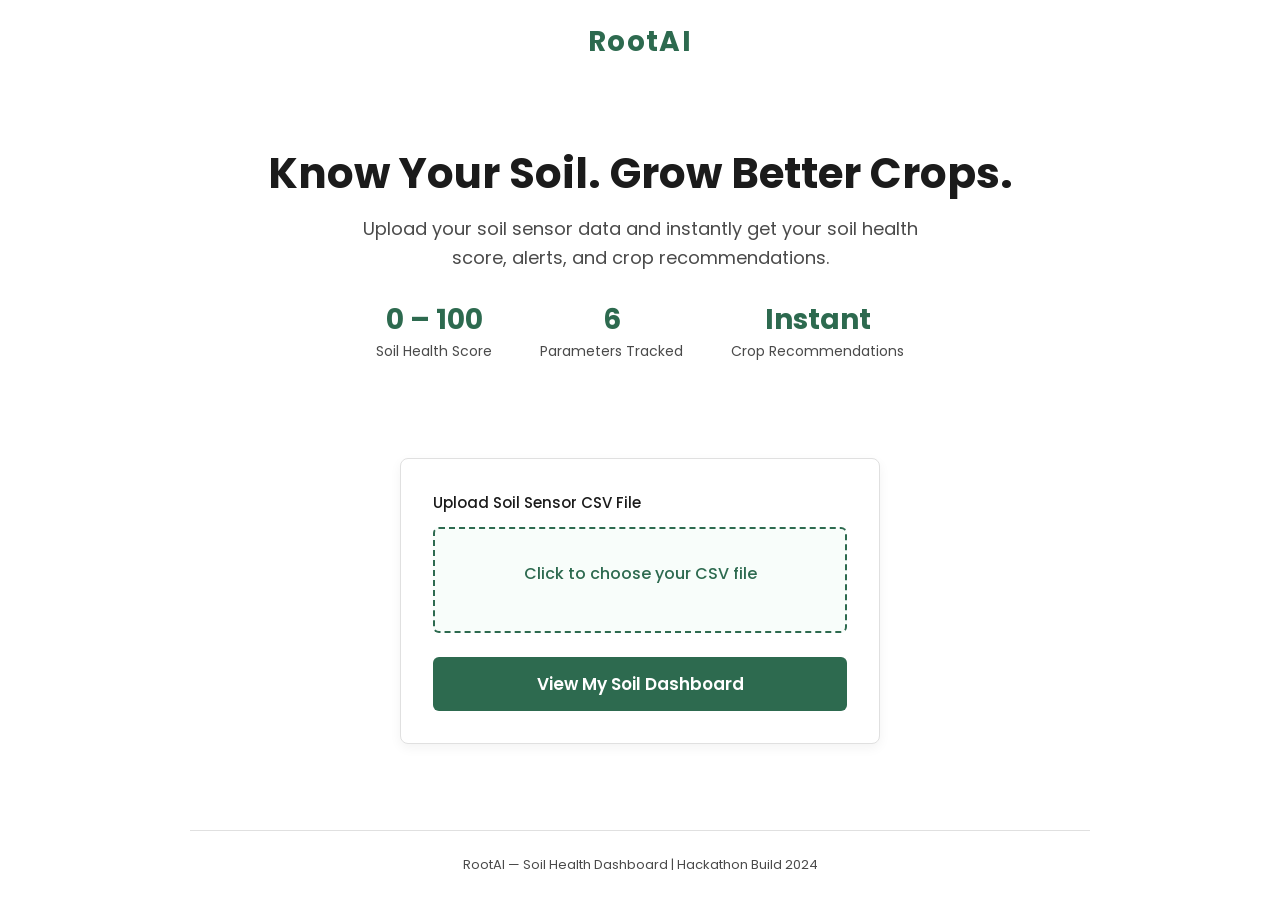
<file: rootai-frontend/index.html>
<!DOCTYPE html>
<html lang="en">

<head>
    <meta charset="UTF-8">
    <meta name="viewport" content="width=device-width, initial-scale=1.0">
    <title>RootAI — Soil Health Dashboard</title>

    <!-- Google Fonts: Poppins -->
    <link rel="preconnect" href="https://fonts.googleapis.com">
    <link rel="preconnect" href="https://fonts.gstatic.com" crossorigin>
    <link href="https://fonts.googleapis.com/css2?family=Poppins:wght@400;500;600;700&display=swap" rel="stylesheet">

    <link rel="stylesheet" href="css/index.css">

    <script>
        // Check exact match for dark mode immediately
        if (localStorage.getItem('theme') === 'dark') {
            document.documentElement.classList.add('dark'); // Fallback incase body doesn't exist yet
            window.addEventListener('DOMContentLoaded', () => document.body.classList.add('dark'));
        }
    </script>
</head>

<body>

    <div class="container">
        <header class="navbar">
            <div class="logo">RootAI</div>
        </header>
    </div>

    <main class="container">
        <!-- Hero Section -->
        <section class="hero">
            <h1 class="hero-heading">Know Your Soil. Grow Better Crops.</h1>
            <p class="hero-subtext">
                Upload your soil sensor data and instantly get your soil health score, alerts, and crop recommendations.
            </p>

            <div class="stats-row">
                <div class="stat-item">
                    <div class="stat-value">0 – 100</div>
                    <div class="stat-label">Soil Health Score</div>
                </div>
                <div class="stat-item">
                    <div class="stat-value">6</div>
                    <div class="stat-label">Parameters Tracked</div>
                </div>
                <div class="stat-item">
                    <div class="stat-value">Instant</div>
                    <div class="stat-label">Crop Recommendations</div>
                </div>
            </div>
        </section>

        <!-- Upload Card -->
        <section class="upload-card-container">
            <div class="upload-card">
                <label class="input-label">Upload Soil Sensor CSV File</label>

                <div class="upload-area">
                    <input type="file" id="csv-upload" class="upload-input-file" accept=".csv">
                    <div class="upload-area-text">Click to choose your CSV file</div>
                    <div class="filename-display" id="filename-text"></div>
                </div>

                <button id="btn-submit" class="btn-submit">View My Soil Dashboard</button>
            </div>
        </section>
    </main>

    <footer class="footer container">
        RootAI — Soil Health Dashboard | Hackathon Build 2024
    </footer>

    <script src="js/index.js"></script>
</body>

</html>
</file>
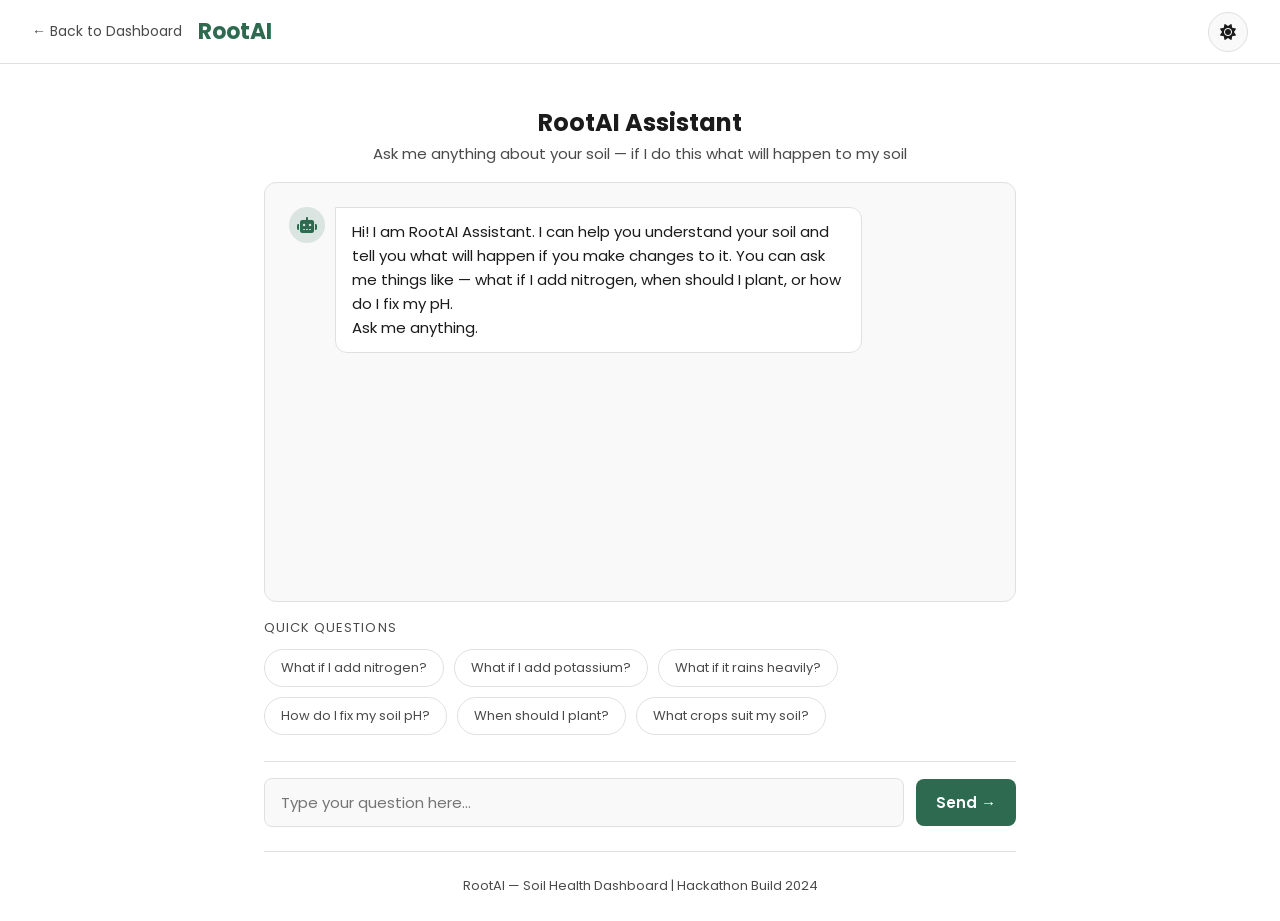
<file: rootai-frontend/prediction.html>
<!DOCTYPE html>
<html lang="en">

<head>
    <meta charset="UTF-8">
    <meta name="viewport" content="width=device-width, initial-scale=1.0">
    <title>RootAI — Assistant Chat</title>

    <!-- Google Fonts: Poppins -->
    <link rel="preconnect" href="https://fonts.googleapis.com">
    <link rel="preconnect" href="https://fonts.gstatic.com" crossorigin>
    <link href="https://fonts.googleapis.com/css2?family=Poppins:wght@300;400;500;600;700&display=swap"
        rel="stylesheet">

    <!-- Font Awesome -->
    <link rel="stylesheet" href="https://cdnjs.cloudflare.com/ajax/libs/font-awesome/6.4.0/css/all.min.css">

    <style>
        /* CSS Variables */
        :root {
            --bg: #ffffff;
            --surface: #f9f9f9;
            --border: #e0e0e0;
            --primary: #2d6a4f;
            --accent: #52b788;
            --text: #1b1b1b;
            --text-dim: #4a4a4a;
            --critical: #dc2626;
            --warning: #d97706;
            --good: #16a34a;
            --shadow: rgba(0, 0, 0, 0.08);
            --primary-bg: rgba(45, 106, 79, 0.15);
        }

        body.dark {
            --bg: #121212;
            --surface: #1e1e1e;
            --surface2: #1f1f1f;
            --border: #2a2a2a;
            --primary: #4ade80;
            --accent: #4ade80;
            --text: #ffffff;
            --text-dim: #b3b3b3;
            --critical: #f87171;
            --warning: #fbbf24;
            --good: #4ade80;
            --shadow: rgba(0, 0, 0, 0.5);
            --primary-bg: rgba(74, 222, 128, 0.15);
        }

        /* Reset & Base Styles */
        * {
            box-sizing: border-box;
            margin: 0;
            padding: 0;
        }

        body {
            font-family: 'Poppins', sans-serif;
            background-color: var(--bg);
            color: var(--text);
            line-height: 1.6;
            min-height: 100vh;
            display: flex;
            flex-direction: column;
            opacity: 0;
            animation: fadeIn 0.4s ease-out forwards;
            font-size: 15px;
            transition: background-color 0.3s, color 0.3s;
        }

        @keyframes fadeIn {
            to {
                opacity: 1;
            }
        }

        a {
            text-decoration: none;
            color: inherit;
        }

        /* Navbar */
        .navbar {
            position: fixed;
            top: 0;
            left: 0;
            width: 100%;
            height: 64px;
            background-color: var(--bg);
            border-bottom: 1px solid var(--border);
            padding: 0 32px;
            display: flex;
            justify-content: space-between;
            align-items: center;
            z-index: 100;
            transition: background-color 0.3s, border-color 0.3s;
        }

        .navbar-left {
            display: flex;
            align-items: center;
            gap: 16px;
        }

        .navbar .logo {
            font-weight: 700;
            color: var(--primary);
            font-size: 22px;
        }

        .btn-back-nav {
            background: none;
            border: none;
            color: var(--text-dim);
            font-size: 14px;
            cursor: pointer;
            font-family: inherit;
        }

        .navbar-right {
            display: flex;
            gap: 12px;
            align-items: center;
        }

        .nav-btn {
            width: 40px;
            height: 40px;
            border-radius: 50%;
            border: 1px solid var(--border);
            background: var(--surface);
            color: var(--text);
            display: flex;
            justify-content: center;
            align-items: center;
            cursor: pointer;
            font-size: 16px;
            transition: background-color 0.2s;
        }

        .nav-btn:hover {
            background: var(--border);
        }

        /* Page Wrapper */
        .page-wrapper {
            padding-top: 80px;
            max-width: 800px;
            margin: 0 auto;
            padding-left: 24px;
            padding-right: 24px;
            flex: 1;
            width: 100%;
            display: flex;
            flex-direction: column;
            min-height: 100vh;
        }

        /* PAGE HEADER */
        .page-header {
            text-align: center;
            padding: 24px 0 16px;
        }

        .page-title {
            font-size: 24px;
            font-weight: 700;
            color: var(--text);
        }

        .page-subtitle {
            font-size: 15px;
            color: var(--text-dim);
        }

        /* CHAT AREA */
        .chat-area {
            background: var(--surface);
            border: 1px solid var(--border);
            border-radius: 12px;
            padding: 24px;
            min-height: 420px;
            max-height: 500px;
            overflow-y: auto;
            display: flex;
            flex-direction: column;
            gap: 16px;
        }

        /* Bot Message Style */
        .msg-bot {
            align-self: flex-start;
            display: flex;
            align-items: flex-start;
            gap: 10px;
        }

        .bot-icon {
            width: 36px;
            height: 36px;
            border-radius: 50%;
            background-color: var(--primary-bg);
            display: flex;
            justify-content: center;
            align-items: center;
            flex-shrink: 0;
        }

        .bot-icon i {
            color: var(--primary);
            font-size: 16px;
        }

        .bot-bubble {
            background: var(--bg);
            border: 1px solid var(--border);
            border-radius: 0px 12px 12px 12px;
            padding: 12px 16px;
            max-width: 75%;
            font-size: 15px;
            color: var(--text);
            line-height: 1.6;
        }

        /* Farmer Message Style */
        .msg-farmer {
            align-self: flex-end;
            display: flex;
            justify-content: flex-end;
            width: 100%;
        }

        .farmer-bubble {
            background: var(--primary);
            border-radius: 12px 0px 12px 12px;
            padding: 12px 16px;
            max-width: 75%;
            font-size: 15px;
            color: white;
            line-height: 1.6;
        }

        body.dark .farmer-bubble {
            color: #121212;
        }

        /* Typing Indicator */
        .typing-bubble {
            display: flex;
            align-items: center;
            gap: 4px;
            padding: 12px 16px;
            background: var(--bg);
            border: 1px solid var(--border);
            border-radius: 0px 12px 12px 12px;
            height: 48px;
        }

        .typing-dot {
            width: 6px;
            height: 6px;
            background-color: var(--text-dim);
            border-radius: 50%;
            animation: typing 1s infinite;
        }

        .typing-dot:nth-child(1) {
            animation-delay: 0s;
        }

        .typing-dot:nth-child(2) {
            animation-delay: 0.2s;
        }

        .typing-dot:nth-child(3) {
            animation-delay: 0.4s;
        }

        @keyframes typing {

            0%,
            100% {
                transform: translateY(0);
            }

            50% {
                transform: translateY(-4px);
            }
        }

        /* QUICK QUESTIONS */
        .qq-section {
            margin-top: 16px;
            margin-bottom: 10px;
            transition: opacity 0.3s;
        }

        .qq-label {
            font-size: 13px;
            color: var(--text-dim);
            text-transform: uppercase;
            letter-spacing: 0.08em;
            margin-bottom: 10px;
        }

        .qq-row {
            display: flex;
            flex-wrap: wrap;
            gap: 10px;
        }

        .qq-btn {
            background: var(--bg);
            border: 1px solid var(--border);
            border-radius: 20px;
            padding: 8px 16px;
            font-size: 13px;
            color: var(--text-dim);
            cursor: pointer;
            transition: all 0.2s;
            font-family: inherit;
        }

        .qq-btn:hover {
            border-color: var(--primary);
            color: var(--primary);
        }

        /* INPUT AREA */
        .input-area {
            position: sticky;
            bottom: 0;
            display: flex;
            gap: 12px;
            align-items: center;
            padding: 16px 0 24px;
            background: var(--bg);
            border-top: 1px solid var(--border);
            margin-top: 16px;
            z-index: 10;
        }

        .chat-input {
            flex: 1;
            background: var(--surface);
            border: 1px solid var(--border);
            border-radius: 8px;
            padding: 12px 16px;
            font-size: 15px;
            font-family: 'Poppins', sans-serif;
            color: var(--text);
            outline: none;
        }

        .chat-input:focus {
            border-color: var(--primary);
        }

        .send-btn {
            background: var(--primary);
            color: white;
            border: none;
            border-radius: 8px;
            padding: 12px 20px;
            font-size: 15px;
            font-weight: 600;
            cursor: pointer;
            font-family: inherit;
            transition: background-color 0.2s;
            white-space: nowrap;
        }

        body.dark .send-btn {
            color: #121212;
        }

        .send-btn:hover {
            background: var(--accent);
        }

        /* Footer */
        .footer {
            text-align: center;
            padding: 24px;
            border-top: 1px solid var(--border);
            color: var(--text-dim);
            font-size: 13px;
            margin-top: auto;
            width: 100%;
        }

        /* Responsive */
        @media (max-width: 768px) {
            .page-wrapper {
                max-width: 100%;
                padding-left: 16px;
                padding-right: 16px;
            }

            .chat-area {
                min-height: 350px;
            }

            .qq-btn {
                flex: 1 1 calc(50% - 10px);
                text-align: center;
            }

            .input-area {
                flex-direction: column;
                align-items: stretch;
            }

            .send-btn {
                width: 100%;
            }

            .navbar {
                padding: 0 16px;
            }

            .btn-back-nav {
                font-size: 13px;
            }

            .btn-back-full {
                display: none;
            }

            .btn-back-short {
                display: inline;
            }
        }

        @media (min-width: 769px) {
            .btn-back-full {
                display: inline;
            }

            .btn-back-short {
                display: none;
            }
        }
    </style>
</head>

<body>

    <!-- NAVBAR -->
    <nav class="navbar">
        <div class="navbar-left">
            <button class="btn-back-nav" id="back-btn" title="Back to Dashboard">
                <span class="btn-back-full">← Back to Dashboard</span>
                <span class="btn-back-short">← Back</span>
            </button>
            <div class="logo">RootAI</div>
        </div>

        <div class="navbar-right">
            <button class="nav-btn" id="theme-toggle" title="Toggle Theme">
                <i class="fa-solid fa-sun" id="theme-icon"></i>
            </button>
        </div>
    </nav>

    <!-- PAGE WRAPPER -->
    <main class="page-wrapper">

        <!-- PAGE HEADER -->
        <div class="page-header">
            <div class="page-title">RootAI Assistant</div>
            <div class="page-subtitle">Ask me anything about your soil — if I do this what will happen to my soil</div>
        </div>

        <!-- CHAT AREA -->
        <div class="chat-area" id="chat-area">
            <!-- Initial bot message added via JS -->
        </div>

        <!-- QUICK QUESTIONS -->
        <div class="qq-section" id="qq-section">
            <div class="qq-label">Quick Questions</div>
            <div class="qq-row">
                <button class="qq-btn">What if I add nitrogen?</button>
                <button class="qq-btn">What if I add potassium?</button>
                <button class="qq-btn">What if it rains heavily?</button>
                <button class="qq-btn">How do I fix my soil pH?</button>
                <button class="qq-btn">When should I plant?</button>
                <button class="qq-btn">What crops suit my soil?</button>
            </div>
        </div>

        <!-- INPUT AREA -->
        <div class="input-area">
            <input type="text" class="chat-input" id="chat-input" placeholder="Type your question here...">
            <button class="send-btn" id="send-btn">Send &rarr;</button>
        </div>

        <!-- FOOTER -->
        <footer class="footer">
            RootAI — Soil Health Dashboard | Hackathon Build 2024
        </footer>
    </main>

    <script>
        document.addEventListener('DOMContentLoaded', () => {
            const body = document.body;
            const themeToggle = document.getElementById('theme-toggle');
            const themeIcon = document.getElementById('theme-icon');
            const backBtn = document.getElementById('back-btn');
            const chatArea = document.getElementById('chat-area');
            const chatInput = document.getElementById('chat-input');
            const sendBtn = document.getElementById('send-btn');
            const qqSection = document.getElementById('qq-section');
            const qqBtns = document.querySelectorAll('.qq-btn');

            let isTyping = false; // Flag to stop sending when bot is typing

            // 1. Theme Logic on load
            const savedTheme = localStorage.getItem('theme');
            if (savedTheme === 'dark') {
                body.classList.add('dark');
            }

            function updateThemeIcon() {
                if (body.classList.contains('dark')) {
                    themeIcon.className = 'fa-solid fa-moon';
                } else {
                    themeIcon.className = 'fa-solid fa-sun';
                }
            }
            updateThemeIcon();

            // Check sessionStorage
            let uploadedFile = sessionStorage.getItem('uploadedFile');
            // If empty do NOT redirect — just continue loading the page normally

            // Theme toggle
            themeToggle.addEventListener('click', () => {
                body.classList.toggle('dark');
                const isDark = body.classList.contains('dark');
                localStorage.setItem('theme', isDark ? 'dark' : 'light');
                updateThemeIcon();
            });

            // Back button
            backBtn.addEventListener('click', () => {
                window.location.href = 'dashboard.html';
            });

            // Soil context data
            const soilData = {
                score: 61,
                ph: 5.2,
                moisture: 71,
                nitrogen: 48,
                phosphorus: 55,
                potassium: 38,
                temperature: 34
            };

            // Messages Handlers
            function appendBotMessage(text) {
                const msgWrap = document.createElement('div');
                msgWrap.className = 'msg-bot';

                const iconDiv = document.createElement('div');
                iconDiv.className = 'bot-icon';
                iconDiv.innerHTML = '<i class="fa-solid fa-robot"></i>';

                const bubble = document.createElement('div');
                bubble.className = 'bot-bubble';
                bubble.innerText = text;

                msgWrap.appendChild(iconDiv);
                msgWrap.appendChild(bubble);
                chatArea.appendChild(msgWrap);
                scrollToBottom();
            }

            function appendFarmerMessage(text) {
                const msgWrap = document.createElement('div');
                msgWrap.className = 'msg-farmer';

                const bubble = document.createElement('div');
                bubble.className = 'farmer-bubble';
                bubble.innerText = text;

                msgWrap.appendChild(bubble);
                chatArea.appendChild(msgWrap);
                scrollToBottom();
            }

            function showTypingIndicator() {
                const msgWrap = document.createElement('div');
                msgWrap.className = 'msg-bot';
                msgWrap.id = 'typing-indicator-wrap';

                const iconDiv = document.createElement('div');
                iconDiv.className = 'bot-icon';
                iconDiv.innerHTML = '<i class="fa-solid fa-robot"></i>';

                const bubble = document.createElement('div');
                bubble.className = 'typing-bubble';
                bubble.innerHTML = '<div class="typing-dot"></div><div class="typing-dot"></div><div class="typing-dot"></div>';

                msgWrap.appendChild(iconDiv);
                msgWrap.appendChild(bubble);
                chatArea.appendChild(msgWrap);
                scrollToBottom();
            }

            function hideTypingIndicator() {
                const indicator = document.getElementById('typing-indicator-wrap');
                if (indicator) {
                    indicator.remove();
                }
            }

            function scrollToBottom() {
                chatArea.scrollTop = chatArea.scrollHeight;
            }

            // Initial Bot Message
            setTimeout(() => {
                appendBotMessage("Hi! I am RootAI Assistant. I can help you understand your soil and tell you what will happen if you make changes to it. You can ask me things like — what if I add nitrogen, when should I plant, or how do I fix my pH.\nAsk me anything.");
            }, 500);

            function sendMessage() {
                if (isTyping) return;
                const text = chatInput.value.trim();
                if (!text) return;

                // 3. Add farmer message
                appendFarmerMessage(text);

                // 4. Clear input field
                chatInput.value = '';

                // 5. Hide quick questions
                if (qqSection.style.display !== 'none') {
                    qqSection.style.opacity = '0';
                    setTimeout(() => qqSection.style.display = 'none', 300);
                }

                // 6. Show typing
                isTyping = true;
                showTypingIndicator();

                // 7. Bot response after 1500ms
                setTimeout(() => {
                    hideTypingIndicator();
                    isTyping = false;
                    generateBotResponse(text.toLowerCase());
                }, 1500);
            }

            function generateBotResponse(inputRaw) {
                const text = inputRaw.toLowerCase();
                let response = "";

                if (text.includes("nitrogen") || text.includes("urea")) {
                    response = "Your current nitrogen level is 48 mg/kg which is below the minimum threshold of 50 mg/kg. Adding urea fertilizer at 100 to 120 kg per hectare will bring it back to the optimal range of 50 to 80 mg/kg. This will improve your soil health score from 61 to approximately 70 and help restore healthy crop growth within 2 to 3 weeks.";
                }
                else if (text.includes("potassium") || text.includes("potash")) {
                    response = "Your current potassium level is 38 mg/kg which is slightly below the optimal range of 40 to 60 mg/kg. Adding muriate of potash at 60 to 80 kg per hectare will bring it to optimal levels. This will strengthen your crop disease resistance and improve your soil health score from 61 to approximately 68.";
                }
                else if (text.includes("ph") || text.includes("lime") || text.includes("acid")) {
                    response = "Your soil pH is critically low at 5.2. The safe range is 5.5 to 7.5. Applying agricultural lime at 2 to 3 tonnes per hectare will raise your pH back to the safe range within 2 to 4 weeks. This is your most urgent action as low pH prevents your soil from absorbing any nutrients properly.";
                }
                else if (text.includes("rain") || text.includes("water") || text.includes("moisture")) {
                    response = "Your soil moisture is already at 71% which is close to the danger limit of 75%. Heavy rain will push it above 85% causing waterlogging and root rot. Clear all drainage channels immediately before any rain arrives. Do not apply any fertilizer during rain as it will wash away completely.";
                }
                else if (text.includes("plant") || text.includes("planting") || text.includes("sow")) {
                    response = "Based on your current soil condition planting is not recommended right now. Your pH is critically low at 5.2 and nitrogen is below minimum threshold. After treating your soil with lime and urea the planting window is expected to open in 4 to 6 weeks. At that point suitable crops will be Wheat, Maize, and Barley.";
                }
                else if (text.includes("crop") || text.includes("crops") || text.includes("grow")) {
                    response = "Based on your current soil parameters the most suitable crops after treatment will be Wheat, Maize, and Barley. These crops perform well in your phosphorus and potassium range. However you must first fix your pH and nitrogen levels before planting for best results.";
                }
                else if (text.includes("temperature") || text.includes("heat") || text.includes("mulch")) {
                    response = "Your soil temperature is at 34°C which is near the critical limit of 35°C. If it crosses 35°C root systems and germination will be damaged. Apply a mulch layer of 5 to 7 cm on the soil surface to reduce heat absorption. Check temperature every 2 days and act immediately if it crosses 35°C.";
                }
                else if (text.includes("score") || text.includes("health")) {
                    response = "Your current soil health score is 61 out of 100 which is in the Moderate range. The main issues pulling your score down are critically low pH at 5.2 and low nitrogen at 48 mg/kg. Fixing these two issues alone will bring your score up to approximately 78 which is in the Good range.";
                }
                else {
                    response = "That is a good question. Based on your current soil health score of 61 your most urgent actions are to fix your pH and restore nitrogen levels. You can ask me about nitrogen, potassium, pH, moisture, temperature, planting windows, or which crops suit your soil.";
                }

                appendBotMessage(response);
            }

            // Listeners
            sendBtn.addEventListener('click', sendMessage);

            chatInput.addEventListener('keypress', (e) => {
                if (e.key === 'Enter') {
                    sendMessage();
                }
            });

            qqBtns.forEach(btn => {
                btn.addEventListener('click', () => {
                    chatInput.value = btn.innerText;
                    sendMessage();
                });
            });

        });
    </script>
</body>

</html>
</file>
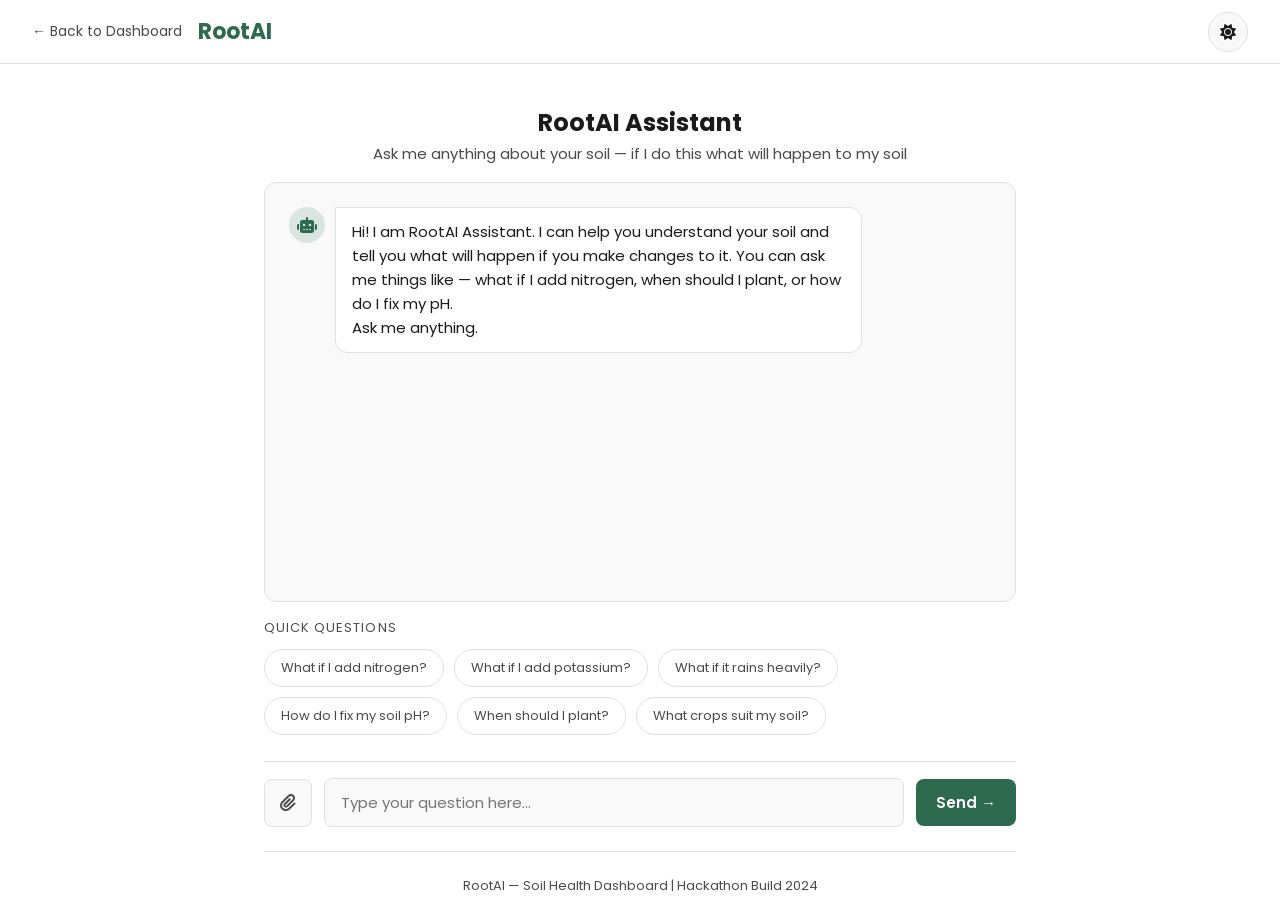
<file: rootai/frontend/pages/prediction.html>
<!DOCTYPE html>
<html lang="en">

<head>
    <meta charset="UTF-8">
    <meta name="viewport" content="width=device-width, initial-scale=1.0">
    <title>RootAI — Assistant Chat</title>

    <!-- Google Fonts: Poppins -->
    <link rel="preconnect" href="https://fonts.googleapis.com">
    <link rel="preconnect" href="https://fonts.gstatic.com" crossorigin>
    <link href="https://fonts.googleapis.com/css2?family=Poppins:wght@300;400;500;600;700&display=swap"
        rel="stylesheet">

    <!-- Font Awesome -->
    <link rel="stylesheet" href="https://cdnjs.cloudflare.com/ajax/libs/font-awesome/6.4.0/css/all.min.css">

    <style>
        /* CSS Variables */
        :root {
            --bg: #ffffff;
            --surface: #f9f9f9;
            --border: #e0e0e0;
            --primary: #2d6a4f;
            --accent: #52b788;
            --text: #1b1b1b;
            --text-dim: #4a4a4a;
            --critical: #dc2626;
            --warning: #d97706;
            --good: #16a34a;
            --shadow: rgba(0, 0, 0, 0.08);
            --primary-bg: rgba(45, 106, 79, 0.15);
        }

        body.dark {
            --bg: #121212;
            --surface: #1e1e1e;
            --surface2: #1f1f1f;
            --border: #2a2a2a;
            --primary: #4ade80;
            --accent: #4ade80;
            --text: #ffffff;
            --text-dim: #b3b3b3;
            --critical: #f87171;
            --warning: #fbbf24;
            --good: #4ade80;
            --shadow: rgba(0, 0, 0, 0.5);
            --primary-bg: rgba(74, 222, 128, 0.15);
        }

        /* Reset & Base Styles */
        * {
            box-sizing: border-box;
            margin: 0;
            padding: 0;
        }

        body {
            font-family: 'Poppins', sans-serif;
            background-color: var(--bg);
            color: var(--text);
            line-height: 1.6;
            min-height: 100vh;
            display: flex;
            flex-direction: column;
            opacity: 0;
            animation: fadeIn 0.4s ease-out forwards;
            font-size: 15px;
            transition: background-color 0.3s, color 0.3s;
        }

        @keyframes fadeIn {
            to {
                opacity: 1;
            }
        }

        a {
            text-decoration: none;
            color: inherit;
        }

        /* Navbar */
        .navbar {
            position: fixed;
            top: 0;
            left: 0;
            width: 100%;
            height: 64px;
            background-color: var(--bg);
            border-bottom: 1px solid var(--border);
            padding: 0 32px;
            display: flex;
            justify-content: space-between;
            align-items: center;
            z-index: 100;
            transition: background-color 0.3s, border-color 0.3s;
        }

        .navbar-left {
            display: flex;
            align-items: center;
            gap: 16px;
        }

        .navbar .logo {
            font-weight: 700;
            color: var(--primary);
            font-size: 22px;
        }

        .btn-back-nav {
            background: none;
            border: none;
            color: var(--text-dim);
            font-size: 14px;
            cursor: pointer;
            font-family: inherit;
        }

        .navbar-right {
            display: flex;
            gap: 12px;
            align-items: center;
        }

        .nav-btn {
            width: 40px;
            height: 40px;
            border-radius: 50%;
            border: 1px solid var(--border);
            background: var(--surface);
            color: var(--text);
            display: flex;
            justify-content: center;
            align-items: center;
            cursor: pointer;
            font-size: 16px;
            transition: background-color 0.2s;
        }

        .nav-btn:hover {
            background: var(--border);
        }

        /* Page Wrapper */
        .page-wrapper {
            padding-top: 80px;
            max-width: 800px;
            margin: 0 auto;
            padding-left: 24px;
            padding-right: 24px;
            flex: 1;
            width: 100%;
            display: flex;
            flex-direction: column;
            min-height: 100vh;
        }

        /* PAGE HEADER */
        .page-header {
            text-align: center;
            padding: 24px 0 16px;
        }

        .page-title {
            font-size: 24px;
            font-weight: 700;
            color: var(--text);
        }

        .page-subtitle {
            font-size: 15px;
            color: var(--text-dim);
        }

        /* CHAT AREA */
        .chat-area {
            background: var(--surface);
            border: 1px solid var(--border);
            border-radius: 12px;
            padding: 24px;
            min-height: 420px;
            max-height: 500px;
            overflow-y: auto;
            display: flex;
            flex-direction: column;
            gap: 16px;
        }

        /* Bot Message Style */
        .msg-bot {
            align-self: flex-start;
            display: flex;
            align-items: flex-start;
            gap: 10px;
        }

        .bot-icon {
            width: 36px;
            height: 36px;
            border-radius: 50%;
            background-color: var(--primary-bg);
            display: flex;
            justify-content: center;
            align-items: center;
            flex-shrink: 0;
        }

        .bot-icon i {
            color: var(--primary);
            font-size: 16px;
        }

        .bot-bubble {
            background: var(--bg);
            border: 1px solid var(--border);
            border-radius: 0px 12px 12px 12px;
            padding: 12px 16px;
            max-width: 75%;
            font-size: 15px;
            color: var(--text);
            line-height: 1.6;
        }

        /* Farmer Message Style */
        .msg-farmer {
            align-self: flex-end;
            display: flex;
            justify-content: flex-end;
            width: 100%;
        }

        .farmer-bubble {
            background: var(--primary);
            border-radius: 12px 0px 12px 12px;
            padding: 12px 16px;
            max-width: 75%;
            font-size: 15px;
            color: white;
            line-height: 1.6;
        }

        body.dark .farmer-bubble {
            color: #121212;
        }

        /* Typing Indicator */
        .typing-bubble {
            display: flex;
            align-items: center;
            gap: 4px;
            padding: 12px 16px;
            background: var(--bg);
            border: 1px solid var(--border);
            border-radius: 0px 12px 12px 12px;
            height: 48px;
        }

        .typing-dot {
            width: 6px;
            height: 6px;
            background-color: var(--text-dim);
            border-radius: 50%;
            animation: typing 1s infinite;
        }

        .typing-dot:nth-child(1) {
            animation-delay: 0s;
        }

        .typing-dot:nth-child(2) {
            animation-delay: 0.2s;
        }

        .typing-dot:nth-child(3) {
            animation-delay: 0.4s;
        }

        @keyframes typing {

            0%,
            100% {
                transform: translateY(0);
            }

            50% {
                transform: translateY(-4px);
            }
        }

        /* QUICK QUESTIONS */
        .qq-section {
            margin-top: 16px;
            margin-bottom: 10px;
            transition: opacity 0.3s;
        }

        .qq-label {
            font-size: 13px;
            color: var(--text-dim);
            text-transform: uppercase;
            letter-spacing: 0.08em;
            margin-bottom: 10px;
        }

        .qq-row {
            display: flex;
            flex-wrap: wrap;
            gap: 10px;
        }

        .qq-btn {
            background: var(--bg);
            border: 1px solid var(--border);
            border-radius: 20px;
            padding: 8px 16px;
            font-size: 13px;
            color: var(--text-dim);
            cursor: pointer;
            transition: all 0.2s;
            font-family: inherit;
        }

        .qq-btn:hover {
            border-color: var(--primary);
            color: var(--primary);
        }

        /* INPUT AREA */
        .input-area {
            position: sticky;
            bottom: 0;
            display: flex;
            gap: 12px;
            align-items: center;
            padding: 16px 0 24px;
            background: var(--bg);
            border-top: 1px solid var(--border);
            margin-top: 16px;
            z-index: 10;
        }

        .chat-input {
            flex: 1;
            background: var(--surface);
            border: 1px solid var(--border);
            border-radius: 8px;
            padding: 12px 16px;
            font-size: 15px;
            font-family: 'Poppins', sans-serif;
            color: var(--text);
            outline: none;
        }

        .chat-input:focus {
            border-color: var(--primary);
        }

        .upload-btn {
            background: var(--surface);
            border: 1px solid var(--border);
            border-radius: 8px;
            width: 48px;
            height: 48px;
            display: flex;
            justify-content: center;
            align-items: center;
            cursor: pointer;
            color: var(--text-dim);
            transition: all 0.2s;
            flex-shrink: 0;
            font-size: 18px;
        }

        .upload-btn:hover {
            color: var(--primary);
            border-color: var(--primary);
        }

        .send-btn {
            background: var(--primary);
            color: white;
            border: none;
            border-radius: 8px;
            padding: 12px 20px;
            font-size: 15px;
            font-weight: 600;
            cursor: pointer;
            font-family: inherit;
            transition: background-color 0.2s;
            white-space: nowrap;
        }

        body.dark .send-btn {
            color: #121212;
        }

        .send-btn:hover {
            background: var(--accent);
        }

        /* Footer */
        .footer {
            text-align: center;
            padding: 24px;
            border-top: 1px solid var(--border);
            color: var(--text-dim);
            font-size: 13px;
            margin-top: auto;
            width: 100%;
        }

        /* Responsive */
        @media (max-width: 768px) {
            .page-wrapper {
                max-width: 100%;
                padding-left: 16px;
                padding-right: 16px;
            }

            .chat-area {
                min-height: 350px;
            }

            .qq-btn {
                flex: 1 1 calc(50% - 10px);
                text-align: center;
            }

            .input-area {
                flex-direction: column;
                align-items: stretch;
            }

            .send-btn {
                width: 100%;
            }

            .navbar {
                padding: 0 16px;
            }

            .btn-back-nav {
                font-size: 13px;
            }

            .btn-back-full {
                display: none;
            }

            .btn-back-short {
                display: inline;
            }
        }

        @media (min-width: 769px) {
            .btn-back-full {
                display: inline;
            }

            .btn-back-short {
                display: none;
            }
        }
    </style>
</head>

<body>

    <!-- NAVBAR -->
    <nav class="navbar">
        <div class="navbar-left">
            <button class="btn-back-nav" id="back-btn" title="Back to Dashboard">
                <span class="btn-back-full">← Back to Dashboard</span>
                <span class="btn-back-short">← Back</span>
            </button>
            <div class="logo">RootAI</div>
        </div>

        <div class="navbar-right">
            <button class="nav-btn" id="theme-toggle" title="Toggle Theme">
                <i class="fa-solid fa-sun" id="theme-icon"></i>
            </button>
        </div>
    </nav>

    <!-- PAGE WRAPPER -->
    <main class="page-wrapper">

        <!-- PAGE HEADER -->
        <div class="page-header">
            <div class="page-title">RootAI Assistant</div>
            <div class="page-subtitle">Ask me anything about your soil — if I do this what will happen to my soil</div>
        </div>

        <!-- CHAT AREA -->
        <div class="chat-area" id="chat-area">
            <!-- Initial bot message added via JS -->
        </div>

        <!-- QUICK QUESTIONS -->
        <div class="qq-section" id="qq-section">
            <div class="qq-label">Quick Questions</div>
            <div class="qq-row">
                <button class="qq-btn">What if I add nitrogen?</button>
                <button class="qq-btn">What if I add potassium?</button>
                <button class="qq-btn">What if it rains heavily?</button>
                <button class="qq-btn">How do I fix my soil pH?</button>
                <button class="qq-btn">When should I plant?</button>
                <button class="qq-btn">What crops suit my soil?</button>
            </div>
        </div>

        <!-- INPUT AREA -->
        <div class="input-area">
            <input type="file" id="csv-upload" accept=".csv" style="display: none;">
            <button class="upload-btn" id="upload-btn" title="Upload CSV Data">
                <i class="fa-solid fa-paperclip"></i>
            </button>
            <input type="text" class="chat-input" id="chat-input" placeholder="Type your question here...">
            <button class="send-btn" id="send-btn">Send &rarr;</button>
        </div>

        <!-- FOOTER -->
        <footer class="footer">
            RootAI — Soil Health Dashboard | Hackathon Build 2024
        </footer>
    </main>

    <script>
        document.addEventListener('DOMContentLoaded', () => {
            const body = document.body;
            const themeToggle = document.getElementById('theme-toggle');
            const themeIcon = document.getElementById('theme-icon');
            const backBtn = document.getElementById('back-btn');
            const chatArea = document.getElementById('chat-area');
            const chatInput = document.getElementById('chat-input');
            const sendBtn = document.getElementById('send-btn');
            const uploadBtn = document.getElementById('upload-btn');
            const csvUploadInput = document.getElementById('csv-upload');
            const qqSection = document.getElementById('qq-section');
            const qqBtns = document.querySelectorAll('.qq-btn');

            let isTyping = false; // Flag to stop sending when bot is typing

            // 1. Theme Logic on load
            const savedTheme = localStorage.getItem('theme');
            if (savedTheme === 'dark') {
                body.classList.add('dark');
            }

            function updateThemeIcon() {
                if (body.classList.contains('dark')) {
                    themeIcon.className = 'fa-solid fa-moon';
                } else {
                    themeIcon.className = 'fa-solid fa-sun';
                }
            }
            updateThemeIcon();

            // Check sessionStorage
            let uploadedFile = sessionStorage.getItem('uploadedFile');
            // If empty do NOT redirect — just continue loading the page normally

            // Theme toggle
            themeToggle.addEventListener('click', () => {
                body.classList.toggle('dark');
                const isDark = body.classList.contains('dark');
                localStorage.setItem('theme', isDark ? 'dark' : 'light');
                updateThemeIcon();
            });

            // Back button
            backBtn.addEventListener('click', () => {
                window.location.href = 'dashboard.html';
            });

            // Soil context data
            const soilData = {
                score: 61,
                ph: 5.2,
                moisture: 71,
                nitrogen: 48,
                phosphorus: 55,
                potassium: 38,
                temperature: 34
            };

            // Messages Handlers
            function appendBotMessage(text) {
                const msgWrap = document.createElement('div');
                msgWrap.className = 'msg-bot';

                const iconDiv = document.createElement('div');
                iconDiv.className = 'bot-icon';
                iconDiv.innerHTML = '<i class="fa-solid fa-robot"></i>';

                const bubble = document.createElement('div');
                bubble.className = 'bot-bubble';
                bubble.innerText = text;

                msgWrap.appendChild(iconDiv);
                msgWrap.appendChild(bubble);
                chatArea.appendChild(msgWrap);
                scrollToBottom();
            }

            function appendFarmerMessage(text) {
                const msgWrap = document.createElement('div');
                msgWrap.className = 'msg-farmer';

                const bubble = document.createElement('div');
                bubble.className = 'farmer-bubble';
                bubble.innerText = text;

                msgWrap.appendChild(bubble);
                chatArea.appendChild(msgWrap);
                scrollToBottom();
            }

            function showTypingIndicator() {
                const msgWrap = document.createElement('div');
                msgWrap.className = 'msg-bot';
                msgWrap.id = 'typing-indicator-wrap';

                const iconDiv = document.createElement('div');
                iconDiv.className = 'bot-icon';
                iconDiv.innerHTML = '<i class="fa-solid fa-robot"></i>';

                const bubble = document.createElement('div');
                bubble.className = 'typing-bubble';
                bubble.innerHTML = '<div class="typing-dot"></div><div class="typing-dot"></div><div class="typing-dot"></div>';

                msgWrap.appendChild(iconDiv);
                msgWrap.appendChild(bubble);
                chatArea.appendChild(msgWrap);
                scrollToBottom();
            }

            function hideTypingIndicator() {
                const indicator = document.getElementById('typing-indicator-wrap');
                if (indicator) {
                    indicator.remove();
                }
            }

            function scrollToBottom() {
                chatArea.scrollTop = chatArea.scrollHeight;
            }

            // Initial Bot Message
            setTimeout(() => {
                appendBotMessage("Hi! I am RootAI Assistant. I can help you understand your soil and tell you what will happen if you make changes to it. You can ask me things like — what if I add nitrogen, when should I plant, or how do I fix my pH.\nAsk me anything.");
            }, 500);

            function sendMessage() {
                if (isTyping) return;
                const text = chatInput.value.trim();
                if (!text) return;

                // 3. Add farmer message
                appendFarmerMessage(text);

                // 4. Clear input field
                chatInput.value = '';

                // 5. Hide quick questions
                if (qqSection.style.display !== 'none') {
                    qqSection.style.opacity = '0';
                    setTimeout(() => qqSection.style.display = 'none', 300);
                }

                // 6. Show typing
                isTyping = true;
                showTypingIndicator();

                // 7. Bot response after 1500ms
                setTimeout(() => {
                    hideTypingIndicator();
                    isTyping = false;
                    generateBotResponse(text.toLowerCase());
                }, 1500);
            }

            function generateBotResponse(inputRaw) {
                const text = inputRaw.toLowerCase();
                let response = "";

                if (text.includes("nitrogen") || text.includes("urea")) {
                    response = "Your current nitrogen level is 48 mg/kg which is below the minimum threshold of 50 mg/kg. Adding urea fertilizer at 100 to 120 kg per hectare will bring it back to the optimal range of 50 to 80 mg/kg. This will improve your soil health score from 61 to approximately 70 and help restore healthy crop growth within 2 to 3 weeks.";
                }
                else if (text.includes("potassium") || text.includes("potash")) {
                    response = "Your current potassium level is 38 mg/kg which is slightly below the optimal range of 40 to 60 mg/kg. Adding muriate of potash at 60 to 80 kg per hectare will bring it to optimal levels. This will strengthen your crop disease resistance and improve your soil health score from 61 to approximately 68.";
                }
                else if (text.includes("ph") || text.includes("lime") || text.includes("acid")) {
                    response = "Your soil pH is critically low at 5.2. The safe range is 5.5 to 7.5. Applying agricultural lime at 2 to 3 tonnes per hectare will raise your pH back to the safe range within 2 to 4 weeks. This is your most urgent action as low pH prevents your soil from absorbing any nutrients properly.";
                }
                else if (text.includes("rain") || text.includes("water") || text.includes("moisture")) {
                    response = "Your soil moisture is already at 71% which is close to the danger limit of 75%. Heavy rain will push it above 85% causing waterlogging and root rot. Clear all drainage channels immediately before any rain arrives. Do not apply any fertilizer during rain as it will wash away completely.";
                }
                else if (text.includes("plant") || text.includes("planting") || text.includes("sow")) {
                    response = "Based on your current soil condition planting is not recommended right now. Your pH is critically low at 5.2 and nitrogen is below minimum threshold. After treating your soil with lime and urea the planting window is expected to open in 4 to 6 weeks. At that point suitable crops will be Wheat, Maize, and Barley.";
                }
                else if (text.includes("crop") || text.includes("crops") || text.includes("grow")) {
                    response = "Based on your current soil parameters the most suitable crops after treatment will be Wheat, Maize, and Barley. These crops perform well in your phosphorus and potassium range. However you must first fix your pH and nitrogen levels before planting for best results.";
                }
                else if (text.includes("temperature") || text.includes("heat") || text.includes("mulch")) {
                    response = "Your soil temperature is at 34°C which is near the critical limit of 35°C. If it crosses 35°C root systems and germination will be damaged. Apply a mulch layer of 5 to 7 cm on the soil surface to reduce heat absorption. Check temperature every 2 days and act immediately if it crosses 35°C.";
                }
                else if (text.includes("score") || text.includes("health")) {
                    response = "Your current soil health score is 61 out of 100 which is in the Moderate range. The main issues pulling your score down are critically low pH at 5.2 and low nitrogen at 48 mg/kg. Fixing these two issues alone will bring your score up to approximately 78 which is in the Good range.";
                }
                else {
                    response = "That is a good question. Based on your current soil health score of 61 your most urgent actions are to fix your pH and restore nitrogen levels. You can ask me about nitrogen, potassium, pH, moisture, temperature, planting windows, or which crops suit your soil.";
                }

                appendBotMessage(response);
            }

            // Listeners
            sendBtn.addEventListener('click', sendMessage);

            chatInput.addEventListener('keypress', (e) => {
                if (e.key === 'Enter') {
                    sendMessage();
                }
            });

            qqBtns.forEach(btn => {
                btn.addEventListener('click', () => {
                    chatInput.value = btn.innerText;
                    sendMessage();
                });
            });

            uploadBtn.addEventListener('click', () => {
                csvUploadInput.click();
            });

            csvUploadInput.addEventListener('change', async (e) => {
                const file = e.target.files[0];
                if (!file) return;

                // 1. Show farmer message
                appendFarmerMessage(`📄 Uploaded: ${file.name}`);

                // 2. Clear the file input
                e.target.value = '';

                // 3. Hide quick questions
                if (qqSection.style.display !== 'none') {
                    qqSection.style.opacity = '0';
                    setTimeout(() => qqSection.style.display = 'none', 300);
                }

                // 4. Show typing
                isTyping = true;
                showTypingIndicator();

                // 5. Send file to backend
                try {
                    const formData = new FormData();
                    formData.append('file', file);

                    const response = await fetch('http://localhost:5000/api/ai/upload-csv', {
                        method: 'POST',
                        body: formData
                    });

                    const data = await response.json();

                    hideTypingIndicator();
                    isTyping = false;

                    if (data.success) {
                        appendBotMessage(`Based on your dataset, the recommended crop is: ${data.most_recommended_crop}`);
                    } else {
                        appendBotMessage(`Error processing CSV: ${data.error || 'Unknown error'}`);
                    }
                } catch (error) {
                    hideTypingIndicator();
                    isTyping = false;
                    appendBotMessage(`Connection error: Could not reach the server.`);
                    console.error("Upload error:", error);
                }
            });

        });
    </script>
</body>

</html>
</file>
<file: rootai-frontend/css/index.css>
:root {
    --bg: #ffffff;
    --surface: #ffffff;
    --surface2: #f8fdfa;
    --border: #e0e0e0;
    --primary: #2d6a4f;
    --accent: #52b788;
    --text: #1b1b1b;
    --text-dim: #4a4a4a;
    --critical: #dc2626;
    --warning: #d97706;
    --good: #16a34a;
    --shadow: rgba(0, 0, 0, 0.05);
}

body.dark {
    --bg: #121212;
    --surface: #1e1e1e;
    --surface2: #1f1f1f;
    --border: #2a2a2a;
    --primary: #4ade80;
    --accent: #4ade80;
    --text: #ffffff;
    --text-dim: #b3b3b3;
    --critical: #f87171;
    --warning: #fbbf24;
    --good: #4ade80;
    --shadow: rgba(0, 0, 0, 0.5);
}

/* Reset & Base Styles */
* {
    box-sizing: border-box;
    margin: 0;
    padding: 0;
}

body {
    font-family: 'Poppins', sans-serif;
    background-color: var(--bg);
    color: var(--text-dim);
    line-height: 1.6;
    opacity: 0;
    animation: fadeIn 0.4s ease-out forwards;
    display: flex;
    flex-direction: column;
    min-height: 100vh;
}

@keyframes fadeIn {
    to {
        opacity: 1;
    }
}

/* Typography */
h1,
.heading-text {
    color: var(--text);
    font-weight: 700;
}

/* Layout Containers */
.container {
    width: 100%;
    max-width: 900px;
    margin: 0 auto;
    padding: 0 24px;
}

/* Navbar */
.navbar {
    padding: 20px 0;
    display: flex;
    justify-content: center;
    align-items: center;
}

.navbar .logo {
    color: var(--primary);
    font-size: 28px;
    font-weight: 700;
    letter-spacing: 0.05em;
}

/* Main Content Area */
main {
    flex: 1;
    display: flex;
    flex-direction: column;
    align-items: center;
}

/* Hero Section */
.hero {
    text-align: center;
    padding-top: 64px;
    padding-bottom: 48px;
    width: 100%;
}

.hero-heading {
    font-size: 42px;
    margin-bottom: 16px;
    line-height: 1.2;
    color: var(--text);
}

.hero-subtext {
    font-size: 18px;
    color: var(--text-dim);
    max-width: 600px;
    margin: 0 auto;
}

/* Stats Row */
.stats-row {
    display: flex;
    justify-content: center;
    gap: 48px;
    margin-top: 32px;
}

.stat-item {
    text-align: center;
}

.stat-value {
    color: var(--primary);
    font-size: 28px;
    font-weight: 700;
    margin-bottom: 4px;
    line-height: 1.1;
}

.stat-label {
    color: var(--text-dim);
    font-size: 14px;
}

/* Upload Card */
.upload-card-container {
    width: 100%;
    max-width: 480px;
    margin-top: 48px;
    margin-bottom: 64px;
}

.upload-card {
    background: var(--surface);
    border: 1px solid var(--border);
    box-shadow: 0 4px 12px var(--shadow);
    border-radius: 8px;
    padding: 32px;
    width: 100%;
}

.input-label {
    display: block;
    font-size: 15px;
    color: var(--text);
    font-weight: 500;
    margin-bottom: 12px;
}

.upload-area {
    border: 2px dashed var(--primary);
    border-radius: 6px;
    padding: 32px 16px;
    text-align: center;
    cursor: pointer;
    background-color: var(--surface2);
    transition: background-color 0.2s;
    position: relative;
    margin-bottom: 24px;
}

.upload-area:hover {
    background-color: var(--surface);
}

.upload-area-text {
    font-size: 16px;
    color: var(--primary);
    font-weight: 500;
}

.upload-input-file {
    position: absolute;
    top: 0;
    left: 0;
    width: 100%;
    height: 100%;
    opacity: 0;
    cursor: pointer;
}

.filename-display {
    margin-top: 12px;
    font-size: 14px;
    color: var(--primary);
    font-weight: 500;
    word-break: break-all;
}

.btn-submit {
    display: block;
    width: 100%;
    background-color: var(--primary);
    color: #ffffff;
    border: none;
    font-size: 17px;
    font-weight: 600;
    font-family: 'Poppins', sans-serif;
    padding: 14px;
    border-radius: 6px;
    cursor: pointer;
    transition: background-color 0.2s;
}

.btn-submit:hover {
    background-color: var(--accent);
}

.error-msg {
    color: var(--critical);
    font-size: 14px;
    margin-top: 12px;
    text-align: center;
    display: none;
}

body.dark .btn-submit {
    color: #121212;
}

/* Footer */
.footer {
    width: 100%;
    text-align: center;
    padding: 24px 0;
    border-top: 1px solid var(--border);
    color: var(--text-dim);
    font-size: 13px;
    margin-top: auto;
}

/* Responsive */
@media (max-width: 768px) {
    .hero-heading {
        font-size: 28px;
    }

    .stats-row {
        flex-direction: column;
        gap: 16px;
    }

    .upload-card-container {
        padding: 0 16px;
    }

    .upload-card {
        padding: 24px 16px;
    }

    .btn-submit {
        font-size: 16px;
    }
}
</file>
